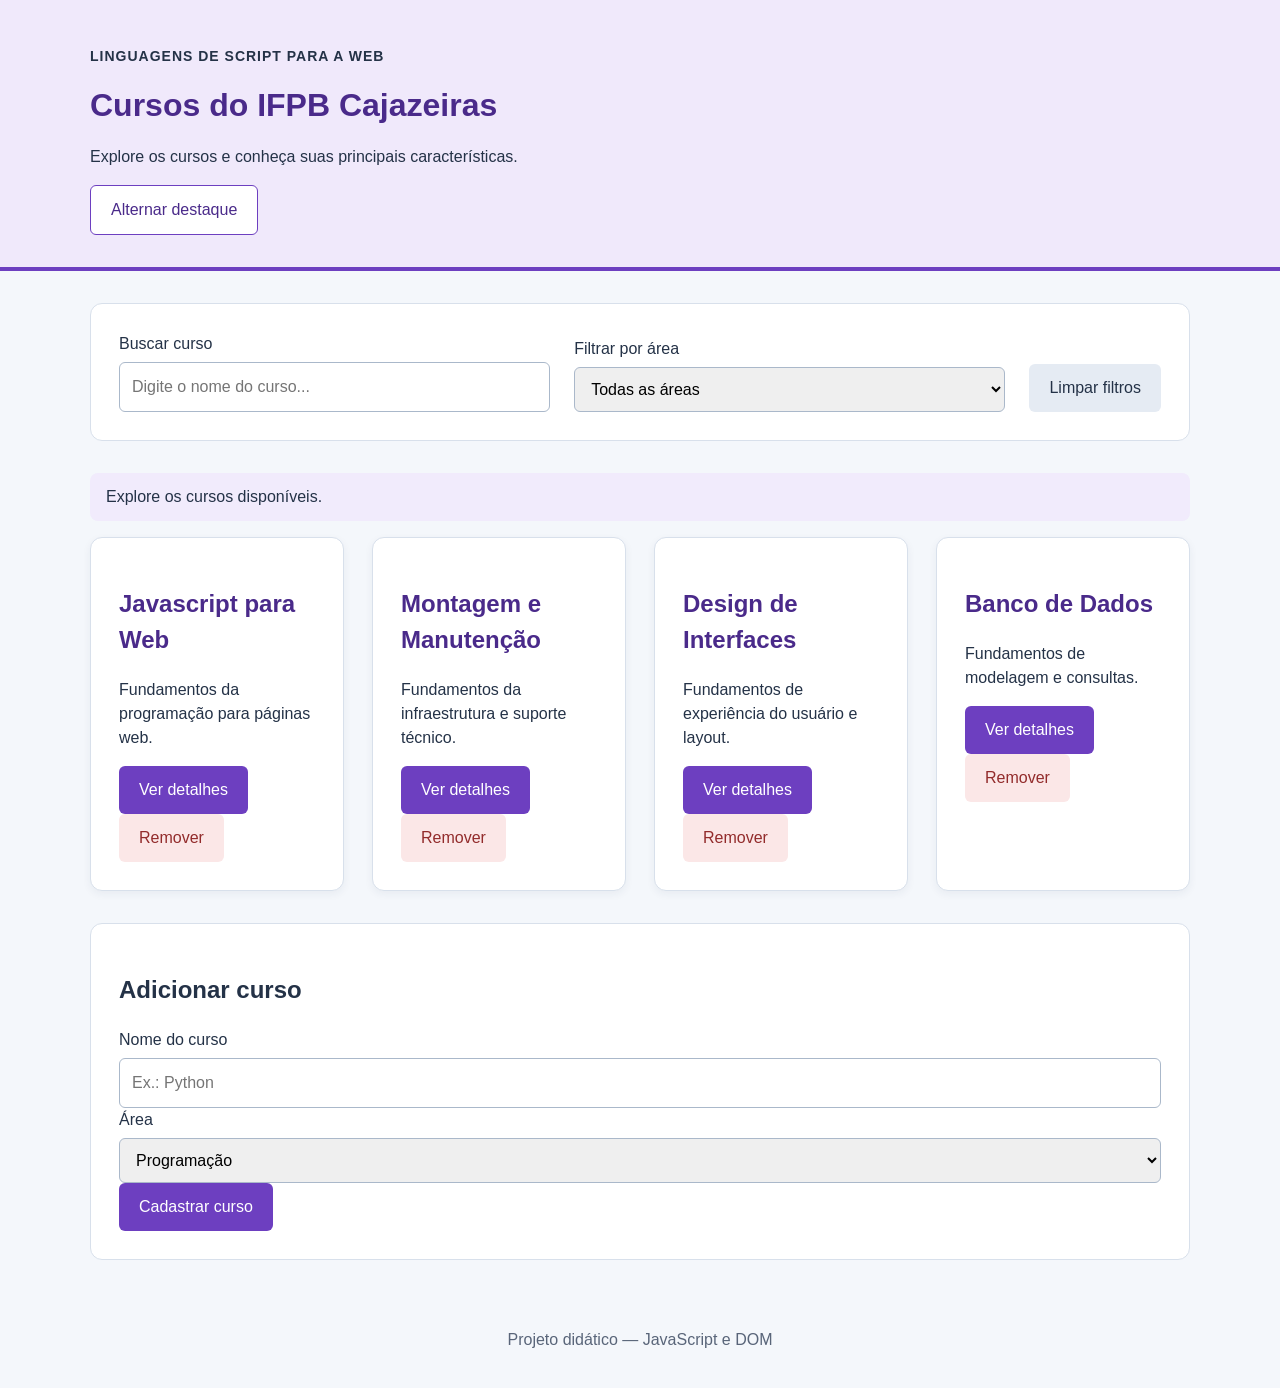
<file: Linguagem_Script_Aula-7/index.html>
<!DOCTYPE html>
<html lang="pt-BR">
<head>
    <meta charset="UTF-8">
    <meta name="viewport" content="width=device-width, initial-scale=1.0">
    <title>Painel Interativo de Cursos</title>
    <link rel="stylesheet" href="style.css">
    <script src="script.js" defer></script>
</head>
<body>
    <header class="topo">
        <div class="container">
            <p class="identificacao">Linguagens de Script para a Web</p>
            <h1 id="titulo-principal">Painel Interativo de Cursos</h1>
            <p id="subtitulo">
                Explore os cursos e conheça suas principais características.
            </p>
            <button id="btn-tema" class="botao botao--secundario" type="button">
                Alternar destaque
            </button>
        </div>
    </header>
    <main class="container">
        <section class="painel-filtros">
            <div class="campo">
                <label for="campo-busca">Buscar curso</label>
                <input id="campo-busca" type="search"
                    placeholder="Digite o nome do curso...">
            </div>
            <div class="campo">
                <label for="filtro-area">Filtrar por área</label>
                <select id="filtro-area">
                    <option value="todos">Todas as áreas</option>
                    <option value="programacao">Programação</option>
                    <option value="infraestrutura">Infraestrutura</option>
                    <option value="design">Design</option>
                    <option value="banco-de-dados">Banco de Dados</option>
                </select>
            </div>
            <button id="btn-limpar" class="botao" type="button">Limpar filtros</button>
        </section>
        <p id="mensagem" class="mensagem" role="status">
            Explore os cursos disponíveis.
        </p>

        <section id="lista-cursos" class="grade-cursos" aria-label="Lista de Cursos">
            <article class="card-curso" data-area="programacao">
                <h2>Javascript para Web</h2>
                <p class="descricao">Fundamentos da programação para páginas web.</p>
                <button class="botao botao--principal" type="button"
                    data-acao="detalhes">Ver detalhes</button>
                <p class="detalhes oculto">Variáveis, funções, DOM e eventos.</p>
                <button class="botao botao--perigo" type="button"
                    data-acao="remover">Remover</button>
            </article>
            <article class="card-curso" data-area="infraestrutura">
                <h2>Montagem e Manutenção</h2>
                <p class="descricao">Fundamentos da infraestrutura e suporte técnico.</p>
                <button class="botao botao--principal" type="button"
                    data-acao="detalhes">Ver detalhes</button>
                <p class="detalhes oculto">Hardware, manutenção preventiva e corretiva.</p>
                <button class="botao botao--perigo" type="button"
                    data-acao="remover">Remover</button>
            </article>
            <article class="card-curso" data-area="design">
                <h2>Design de Interfaces</h2>
                <p class="descricao">Fundamentos de experiência do usuário e layout.</p>
                <button class="botao botao--principal" type="button"
                    data-acao="detalhes">Ver detalhes</button>
                <p class="detalhes oculto">Hierarquia visual, cores e prototipagem.</p>
                <button class="botao botao--perigo" type="button"
                    data-acao="remover">Remover</button>
            </article>
            <article class="card-curso destaque-proprio" data-area="banco-de-dados">
                <h2>Banco de Dados</h2>
                <p class="descricao">Fundamentos de modelagem e consultas.</p>
                <button class="botao botao--principal" type="button"
                    data-acao="detalhes">Ver detalhes</button>
                <p class="detalhes oculto">Modelo relacional, SQL e normalização.</p>
                <button class="botao botao--perigo" type="button"
                    data-acao="remover">Remover</button>
            </article>
        </section>

        <section class="painel-cadastro">
            <h2>Adicionar curso</h2>
            <form id="form-cadastro">
                <div class="campo">
                    <label for="nome-curso">Nome do curso</label>
                    <input id="nome-curso" name="nome" type="text"
                        required placeholder="Ex.: Python">
                </div>
                <div class="campo">
                    <label for="area-curso">Área</label>
                    <select id="area-curso" name="area" required>
                        <option value="programacao">Programação</option>
                        <option value="infraestrutura">Infraestrutura</option>
                        <option value="design">Design</option>
                        <option value="banco-de-dados">Banco de Dados</option>
                    </select>
                </div>
                <button class="botao botao--principal" type="submit">Cadastrar curso</button>
            </form> 
        </section>
    </main>
    <footer class="rodape"><p>Projeto didático — JavaScript e DOM</p></footer>
</body>
</html>
</file>
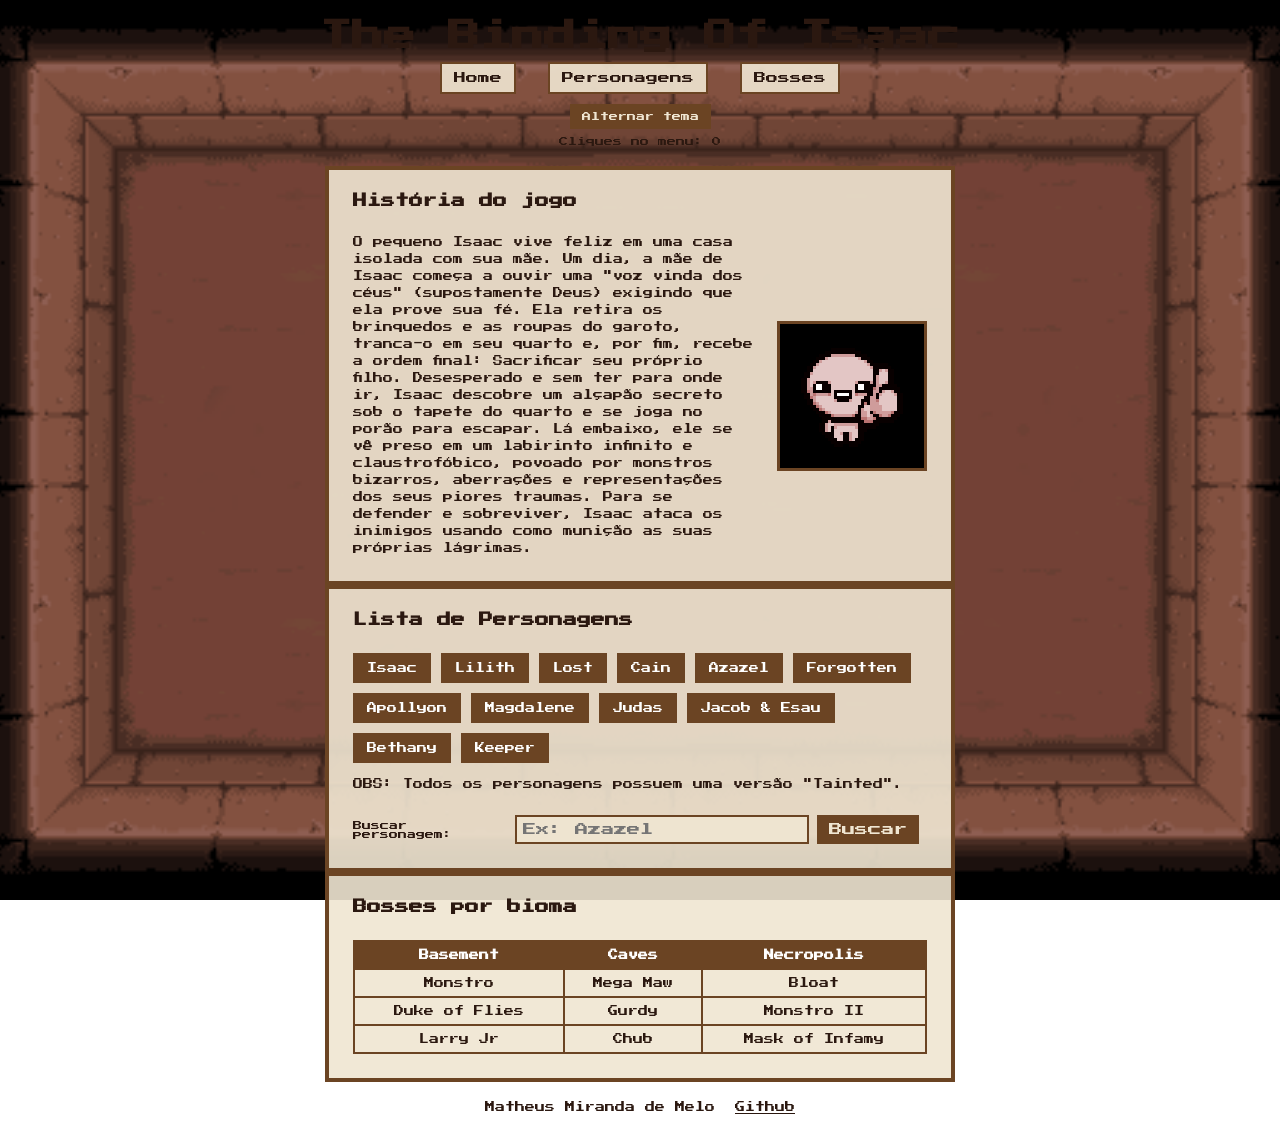
<file: SiteTemaLivre-(TBOI)/index.html>
<!DOCTYPE html>
<html lang="pt-BR">
<head>
    <meta charset="UTF-8">
    <meta name="viewport" content="width=device-width, initial-scale=1.0">
    <link rel="stylesheet" href="style.css">
    <title>Aula 1</title>
</head>
<body>
    <header>
        <h1>The Binding Of Isaac</h1>
        <nav>
            <a href="#Home">Home</a>
            <a href="#Personagens">Personagens</a>
            <a href="#Bosses">Bosses</a>
        </nav>
        <button id="toggle-tema">Alternar tema</button>
        <p id="contador-cliques">Cliques no menu: 0</p>
    </header>
    <main>
        <section id="Home" class="card">
            <h2>História do jogo</h2>
            <p>
                O pequeno Isaac vive feliz em uma casa isolada com sua mãe.
                Um dia, a mãe de Isaac começa a ouvir uma "voz vinda dos céus" (supostamente Deus) exigindo que ela prove sua fé.
                Ela retira os brinquedos e as roupas do garoto, tranca-o em seu quarto e, por fim, recebe a ordem final: Sacrificar seu próprio filho.
                Desesperado e sem ter para onde ir, Isaac descobre um alçapão secreto sob o tapete do quarto e se joga no porão para escapar.
                Lá embaixo, ele se vê preso em um labirinto infinito e claustrofóbico, povoado por monstros bizarros, aberrações e representações dos seus piores traumas.
                Para se defender e sobreviver, Isaac ataca os inimigos usando como munição as suas próprias lágrimas.
            </p>
            <img id="IsaacImage" src="Img/Thumbs-Up-Isaac.png" alt="Isaac Thumbs Up">
        </section>

        <section id="Personagens" class="card">
            <h2>Lista de Personagens</h2>
            <ul id="menu-de-personagens">
                <li>Isaac</li>
                <li>Lilith</li>
                <li>Lost</li>
                <li>Cain</li>
                <li>Azazel</li>
                <li>Forgotten</li>
                <li>Apollyon</li>
                <li>Magdalene</li>
                <li>Judas</li>
                <li>Jacob & Esau</li>
                <li>Bethany</li>
                <li>Keeper</li>
            </ul>
            <p>OBS: Todos os personagens possuem uma versão "Tainted".</p>

            <form id="busca-personagem">
                <label for="filtro">Buscar personagem:</label>
                <input type="text" id="filtro" name="filtro" placeholder="Ex: Azazel">
                <button type="submit">Buscar</button>
                <span id="aviso-filtro"></span>
            </form>
        </section>

        <section id="Bosses" class="card">
            <h2>Bosses por bioma</h2>
            <table>
                <thead>
                    <tr>
                        <td>Basement</td>
                        <td>Caves</td>
                        <td>Necropolis</td>
                    </tr>
                </thead>
                <tbody>
                    <tr>
                        <td>Monstro</td>
                        <td>Mega Maw</td>
                        <td>Bloat</td>
                    </tr>
                    <tr>
                        <td>Duke of Flies</td>
                        <td>Gurdy</td>
                        <td>Monstro II</td>
                    </tr>
                    <tr>
                        <td>Larry Jr</td>
                        <td>Chub</td>
                        <td>Mask of Infamy</td>
                    </tr>
                </tbody>
            </table>
        </section>
    </main>
    <footer>
        <span>Matheus Miranda de Melo</span>
        <a href="https://github.com/M4snw">Github</a>
    </footer>
    <script src="script.js"></script>
</body>
</html>
</file>
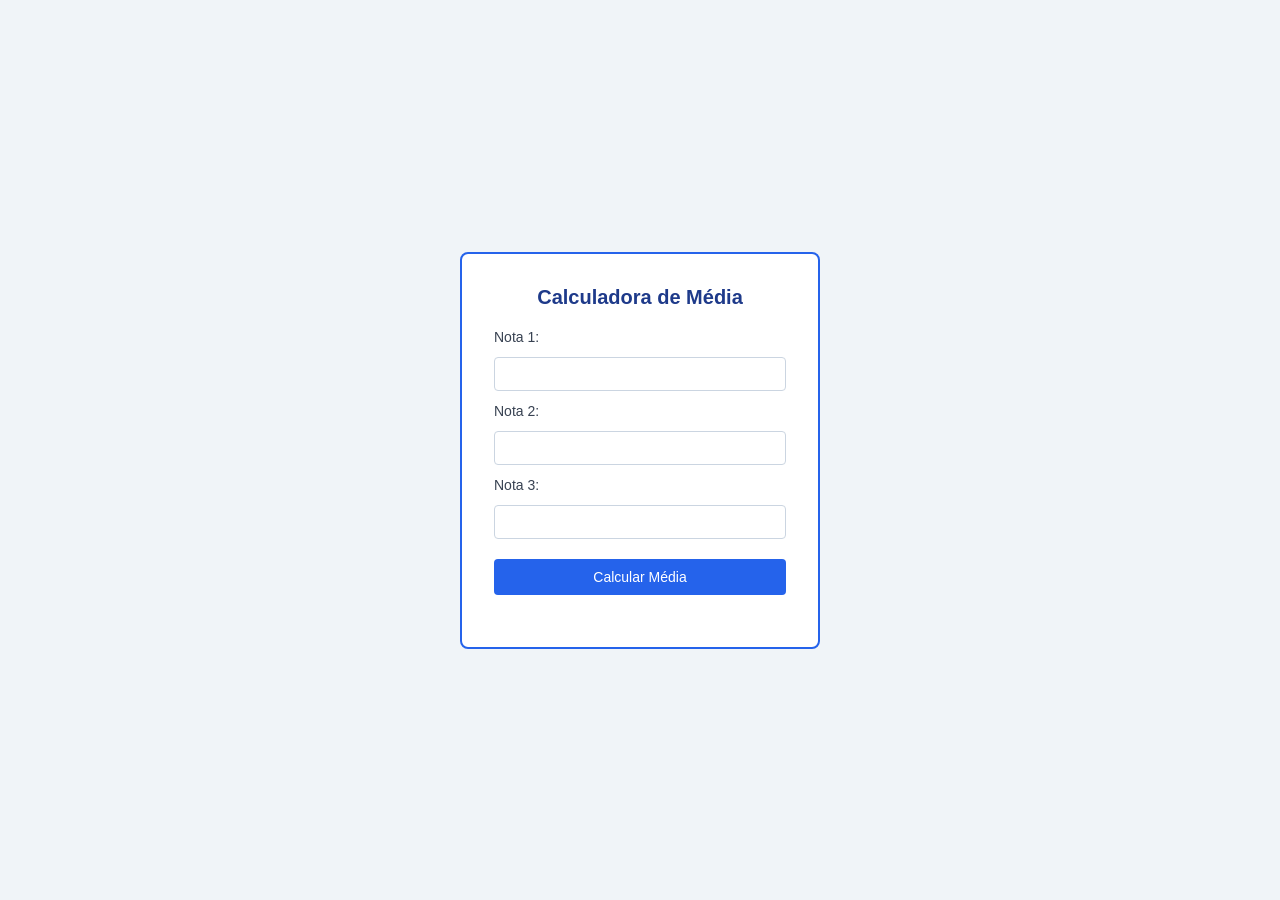
<file: Calculadora-Médias/calculadora.html>
<!DOCTYPE html>
<html lang="pt-BR">
<head>
    <meta charset="UTF-8">
    <meta name="viewport" content="width=device-width, initial-scale=1.0">
    <link rel="stylesheet" href="calculadora.css">
    <title>Calculadora de Média</title>
</head>
<body>
    <main>
        <h1>Calculadora de Média</h1>

        <form id="calculadora-media">
            <label for="nota1">Nota 1:</label>
            <input type="number" id="nota1" step="0.1" min="0" max="10" required>

            <label for="nota2">Nota 2:</label>
            <input type="number" id="nota2" step="0.1" min="0" max="10" required>

            <label for="nota3">Nota 3:</label>
            <input type="number" id="nota3" step="0.1" min="0" max="10" required>

            <button type="submit">Calcular Média</button>
        </form>

        <p id="resultado-media"></p>
    </main>
    <script src="calculadora.js"></script>
</body>
</html>
</file>
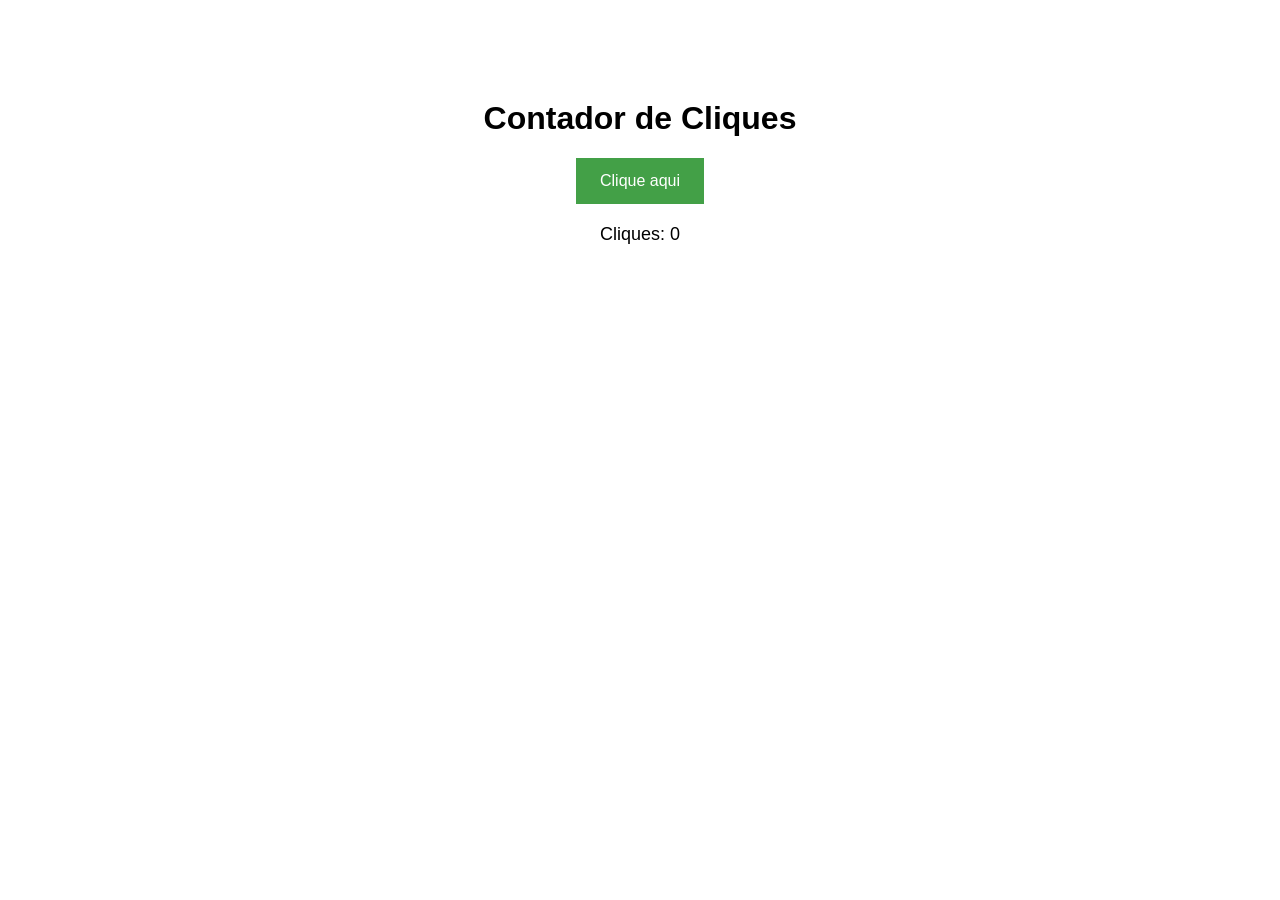
<file: Contador-Cliques/botão.html>
<!DOCTYPE html>
<html lang="pt-BR">
<head>
    <meta charset="UTF-8">
    <meta name="viewport" content="width=device-width, initial-scale=1.0">
    <link rel="stylesheet" href="botão.css">
    <title>Contador de Cliques</title>
</head>
<body>
    <main>
        <h1>Contador de Cliques</h1>
        <button id="botao-verde" type="button">Clique aqui</button>
        <p id="texto-contador-verde">Cliques: 0</p>
    </main>
    <script src="botão.js"></script>
</body>
</html>
</file>
<file: Linguagem_Script_Aula-7/style.css>
* {
    box-sizing: border-box;
}
body {
    margin: 0;
    font-family: Arial, sans-serif;
    color: #243247;
    background: #f4f7fb;
    line-height: 1.5;
}
.container {
    width: min(100% - 32px, 1100px);
    margin: 0 auto;
}

.topo {
    padding: 32px 0;
    background: #f0e9fb;
    border-bottom: 4px solid #6d3fc0;
}
.identificacao {
    font-size: 14px;
    font-weight: bold;
    text-transform: uppercase;
    letter-spacing: 1px;
}
h1 {
    margin: 12px 0;
    color: #4a2a8a;
}

.painel-filtros,
.painel-cadastro {
    display: flex;
    flex-wrap: wrap;
    align-items: end;
    gap: 24px;
    padding: 28px;
    margin: 32px 0;
    background: #ffffff;
    border: 1px solid #d8e0eb;
    border-radius: 12px;
}
.painel-cadastro {
    display: block;
}

.campo {
    display: flex;
    flex-direction: column;
    gap: 6px;
    flex: 1;
    min-width: 180px;
}
input,
select {
    width: 100%;
    padding: 12px;
    border: 1px solid #aab8ca;
    border-radius: 6px;
    font: inherit;
}

.botao {
    padding: 12px 20px;
    border: 0;
    border-radius: 6px;
    background: #e5ebf3;
    color: #243247;
    cursor: pointer;
    font: inherit;
}
.botao--principal {
    background: #6d3fc0;
    color: #ffffff;
}

.botao--secundario {
    background: #ffffff;
    border: 1px solid #6d3fc0;
    color: #4a2a8a;
}
.botao--perigo {
    background: #fbe7e7;
    color: #922b2b;
}

.grade-cursos {
    display: grid;
    grid-template-columns: 
        repeat(auto-fit, minmax(250px, 1fr));
    gap: 28px;
}
.card-curso h2 {
    color: #4a2a8a;
}
.detalhes {
    padding: 12px;
    background: #f3eefc;
    border-radius: 6px;
}

.card-curso {
    padding: 28px;
    background: #ffffff;
    border: 1px solid #d8e0eb;
    border-radius: 12px;
    box-shadow: 0 3px 8px 
        rgba(30, 50, 80, 0.06);
}

.mensagem {
    padding: 12px 16px;
    background: #f1ebfc;
    border-radius: 8px;
}
.mensagem--sucesso {
    color: #14532d;
    background: #dcfce7;
}
.mensagem--erro {
    color: #922b2b;
    background: #fee2e2;
}

.destaque {
    border-color: #6d3fc0;
    box-shadow: 0 0 0 3px #dcccf7;
}
.tema-alternativo {
    background: #fff7d6;
}
.oculto {
    display: none;
}
.card-curso.expandido {
    border-color: #6d3fc0;
    background: #f7f3fd;
}
.rodape {
    margin-top: 32px;
    padding: 20px;
    text-align: center;
    color: #596579;
}
button:focus-visible,
input:focus-visible,
select:focus-visible {
    outline: 3px solid #a98be0;
    outline-offset: 2px;
}
@media (max-width: 600px) {
    .painel-filtros {
        align-items: stretch;
        flex-direction: column;
    }
    .grade-cursos {
        grid-template-columns: 1fr;
    }
}
</file>
<file: SiteTemaLivre-(TBOI)/style.css>
@import url('https://fonts.googleapis.com/css2?family=Press+Start+2P&display=swap');

*{
    box-sizing: border-box;
    margin: 0;
    padding: 0;
}

body{
    --cor-caixa: rgba(240, 230, 210, 0.9);
    --cor-borda: #6b4423;
    --cor-fonte: #2b1810;
    --cor-destaque: #6b4423;
    --cor-destaque-fonte: #ffffff;
    --cor-fundo-btn: #6b4423;
    --cor-fonte-btn: #f0e6d2;

    font-family: 'Press Start 2P', cursive;
    background-image: url(Img/TBOI-Background.png);
    background-position: center top;
    background-size: cover;
    background-attachment: fixed;
    min-height: 100vh;
    display: flex;
    flex-direction: column;
    align-items: center;
    padding: 20px;
    gap: 20px;
    color: var(--cor-fonte);
}

body.escuro{
    --cor-caixa: rgba(15, 10, 8, 0.88);
    --cor-borda: #c9a876;
    --cor-fonte: #f0e6d2;
    --cor-destaque: #3d2411;
    --cor-destaque-fonte: #f0e6d2;
    --cor-fundo-btn: #c9a876;
    --cor-fonte-btn: #2b1810;
}

header{
    text-align: center;
}

nav{
    display: flex;
    justify-content: center;
    align-items: center;
    gap: 5%;
    margin-top: 10px;
}

nav a{
    color: var(--cor-fonte);
    text-decoration: none;
    font-size: 12px;
    padding: 8px 12px;
    border: 2px solid var(--cor-borda);
    background-color: var(--cor-caixa);
    transition: background-color 0.2s ease, transform 0.2s ease, color 0.2s ease;
}

nav a:hover{
    background-color: var(--cor-destaque);
    color: var(--cor-destaque-fonte);
    transform: scale(1.05);
}

.card{
    display: flex;
    flex-wrap: wrap;
    gap: 16px;
    width: 70%;
    max-width: 900px;
    align-items: center;
    justify-content: space-between;
    padding: 24px;
    margin: 0 auto;
    background-color: var(--cor-caixa);
    border: 4px solid var(--cor-borda);
    font-size: 10px;
    color: var(--cor-fonte);
    transition: background-color 0.2s ease, border-color 0.2s ease, color 0.2s ease;
}

.card h2{
    width: 100%;
    font-size: 14px;
    margin-bottom: 10px;
}

#Home p{
    flex: 1 1 300px;
    line-height: 1.7;
}

#IsaacImage{
    width: 150px;
    height: auto;
    flex-shrink: 0;
    border: 3px solid var(--cor-borda);
}

#menu-de-personagens{
    list-style: none;
    display: flex;
    flex-wrap: wrap;
    gap: 10px;
    width: 100%;
}

#menu-de-personagens li{
    background-color: var(--cor-destaque);
    color: var(--cor-destaque-fonte);
    padding: 8px 12px;
    border: 2px solid var(--cor-borda);
}

form{
    display: flex;
    align-items: center;
    gap: 8px;
    width: 100%;
    margin-top: 10px;
    font-size: 9px;
}

form input{
    font-family: inherit;
    padding: 6px;
    border: 2px solid var(--cor-borda);
    background-color: var(--cor-caixa);
    color: var(--cor-fonte);
}

form button{
    font-family: inherit;
    padding: 6px 10px;
    border: 2px solid var(--cor-borda);
    background-color: var(--cor-fundo-btn);
    color: var(--cor-fonte-btn);
    cursor: pointer;
}

form button:hover{
    background-color: var(--cor-destaque);
    color: var(--cor-destaque-fonte);
}

table{
    width: 100%;
    border-collapse: collapse;
}

thead td{
    background-color: var(--cor-destaque);
    color: var(--cor-destaque-fonte);
    font-weight: bold;
}

td{
    border: 2px solid var(--cor-borda);
    padding: 8px;
    text-align: center;
    color: var(--cor-fonte);
}

footer{
    display: flex;
    gap: 20px;
    font-size: 10px;
    color: var(--cor-fonte);
}

footer a{
    color: var(--cor-fonte);
}

#toggle-tema{
    font-family: inherit;
    margin-top: 10px;
    padding: 6px 10px;
    border: 2px solid var(--cor-borda);
    background-color: var(--cor-fundo-btn);
    color: var(--cor-fonte-btn);
    cursor: pointer;
    font-size: 9px;
}

#toggle-tema:hover{
    background-color: var(--cor-destaque);
    color: var(--cor-destaque-fonte);
}

#contador-cliques{
    margin-top: 8px;
    font-size: 9px;
    color: var(--cor-fonte);
}

#aviso-filtro{
    color: #ff6b6b;
    font-size: 8px;
}
</file>
<file: Calculadora-Médias/calculadora.css>
*{
    box-sizing: border-box;
    margin: 0;
    padding: 0;
}

body{
    font-family: Arial, sans-serif;
    background-color: #f0f4f8;
    min-height: 100vh;
    display: flex;
    align-items: center;
    justify-content: center;
    padding: 20px;
}

main{
    background-color: #ffffff;
    border: 2px solid #2563eb;
    border-radius: 8px;
    padding: 32px;
    width: 100%;
    max-width: 360px;
    text-align: center;
}

h1{
    font-size: 20px;
    color: #1e3a8a;
    margin-bottom: 20px;
}

form{
    display: flex;
    flex-direction: column;
    gap: 12px;
    text-align: left;
}

label{
    font-size: 14px;
    color: #374151;
}

input{
    padding: 8px;
    border: 1px solid #cbd5e1;
    border-radius: 4px;
    font-size: 14px;
}

button{
    margin-top: 8px;
    padding: 10px;
    border: none;
    border-radius: 4px;
    background-color: #2563eb;
    color: #ffffff;
    font-size: 14px;
    cursor: pointer;
}

button:hover{
    background-color: #1e40af;
}

#resultado-media{
    margin-top: 20px;
    font-size: 18px;
    font-weight: bold;
    color: #1e3a8a;
}

#resultado-media.aprovado{
    color: #2e7d32;
}

#resultado-media.recuperacao{
    color: #f9a825;
}

#resultado-media.reprovado{
    color: #c62828;
}
</file>
<file: Contador-Cliques/botão.css>
body{
    font-family: Arial, sans-serif;
    text-align: center;
    margin-top: 100px;
}

#botao-verde{
    padding: 14px 24px;
    border: none;
    background-color: #43a047;
    color: #ffffff;
    font-size: 16px;
    cursor: pointer;
}

#botao-verde:hover{
    background-color: #2e7d32;
}

#texto-contador-verde{
    margin-top: 20px;
    font-size: 18px;
}
</file>
